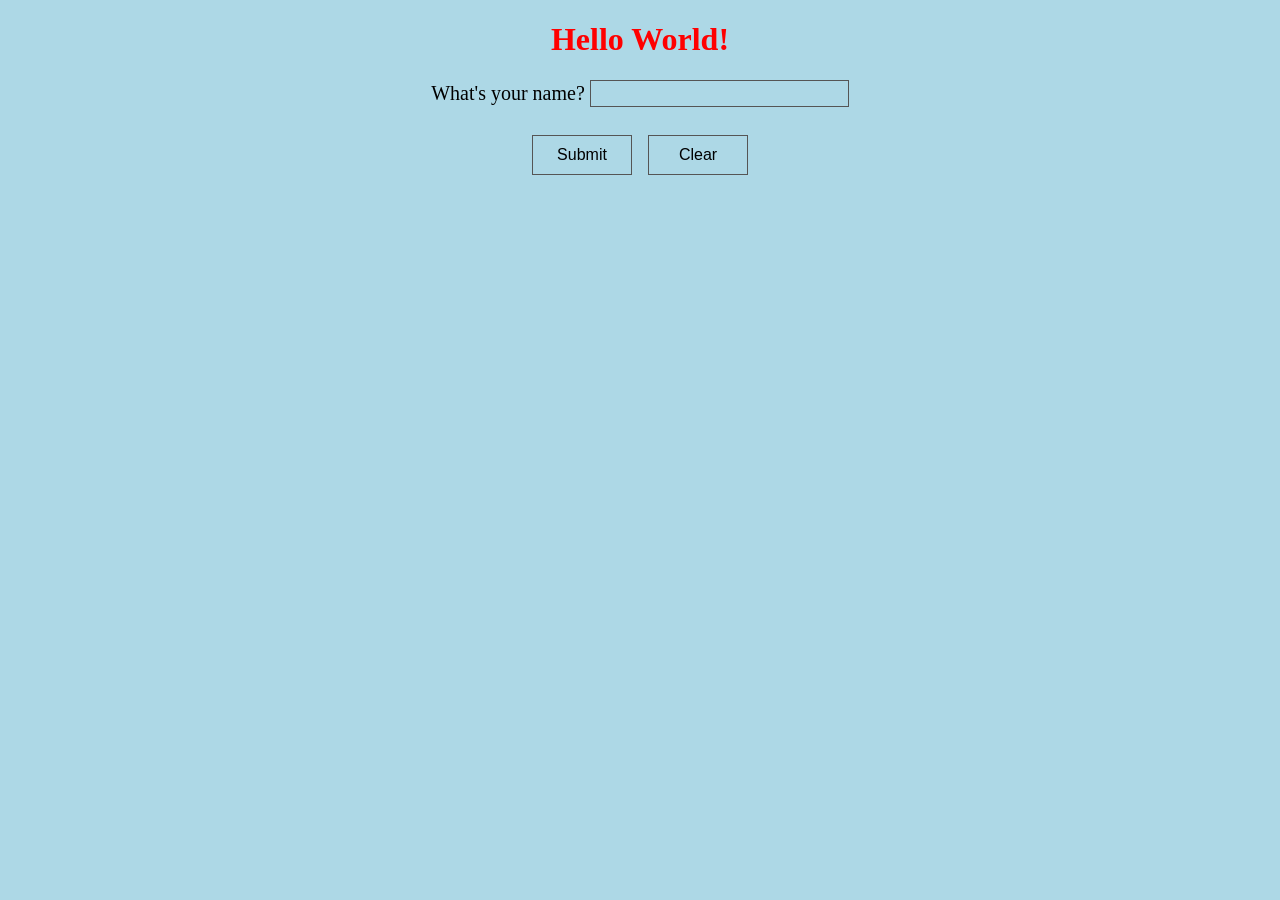
<file: Module 1/1.1 Exercise 1/index.html>
<!DOCTYPE html>
<html lang="en">
    <head>
        <meta charset="UTF-8">
        <meta name="viewport" content="width=device-width, initial-scale=1.0">
        <title>Document Title</title>
        <!-- External CSS Tag -->
        <link rel="stylesheet" href="styles.css">
        <!-- External JS Tag -->
        <script src="script.js" defer></script>
    </head>
    <body>
        <h1>Hello World!</h1>
        <p>What's your name? <input type="text"></input></p>
        <div>
            <button onclick="helloWorld()">Submit</button>
            <button onclick="clearName()">Clear</button>
        </div>
        <p id="greeting"></p>
    </body>
</html>
</file>
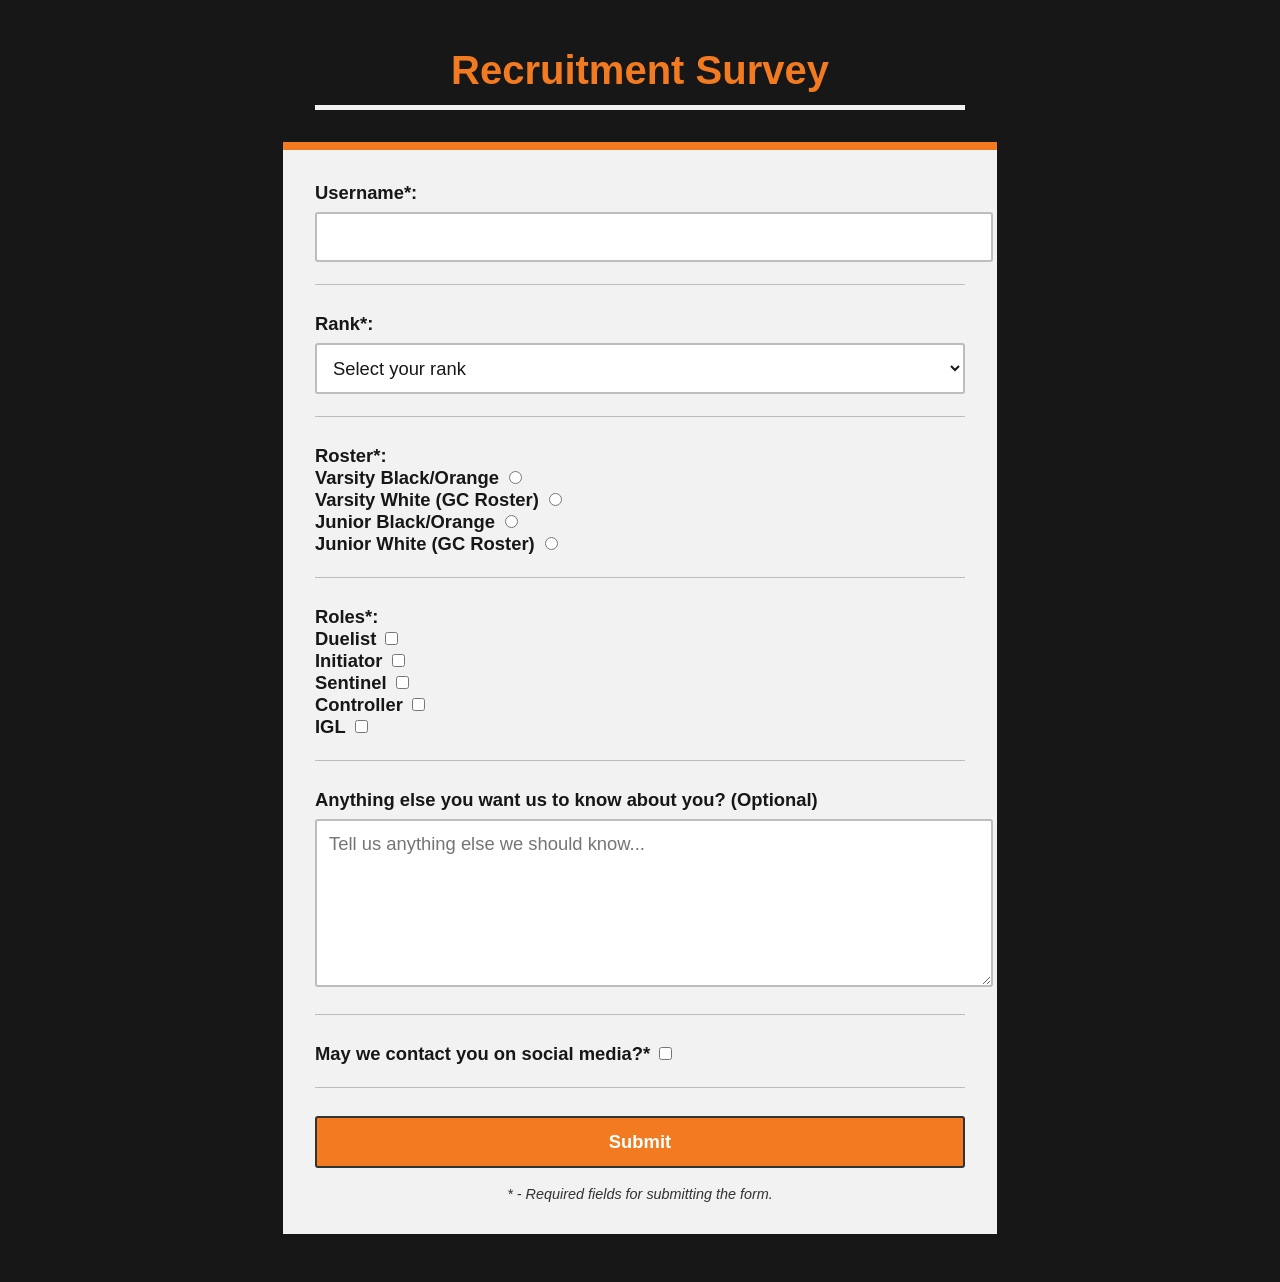
<file: Module 1/1.3 Survey Form/index.html>
<!DOCTYPE html>
<html lang="en">
<head>
    <meta charset="UTF-8">
    <meta name="viewport" content="width=device-width, initial-scale=1.0">
    <title>Simple Survey</title>
    <link rel="stylesheet" href="styles.css">
    <script src="script.js" defer></script>
</head>
<body>
    <h1>Recruitment Survey</h1>
    <form id="survey-form" novalidate>
        <div>
            <label for="username">Username*:</label> <br>
            <input type="text" id="username" name="username" maxlength="30" required> <br>
        </div>
        <div>
            <label for="rank">Rank*:</label> <br>
            <select id="rank" name="rank" required>
                <option value="" selected disabled>Select your rank</option>
                <option value="iron">Iron</option>
                <option value="bronze">Bronze</option>
                <option value="silver">Silver</option>
                <option value="gold">Gold</option>
                <option value="platinum">Platinum</option>
                <option value="diamond">Diamond</option>
                <option value="ascendant">Ascendant</option>
                <option value="immortal">Immortal</option>
                <option value="radiant">Radiant</option>
            </select> <br>
        </div>
        <div>
            <label for="roster">Roster*:</label> <br>
            <label for="varsity">Varsity Black/Orange</label>
            <input type="radio" id="varsity_bo" name="roster" value="varsity" required> <br>
            <label for="varsity">Varsity White (GC Roster)</label>
            <input type="radio" id="varsity_w" name="roster" value="varsity"> <br>
            <label for="junior">Junior Black/Orange</label>
            <input type="radio" id="junior_bo" name="roster" value="junior"> <br>
            <label for="junior">Junior White (GC Roster)</label>
            <input type="radio" id="junior_w" name="roster" value="junior"> <br>
        </div>
        <div>
            <label>Roles*:</label> <br>
            <label for="duelist">Duelist</label>
            <input type="checkbox" id="duelist" name="roles[]" value="duelist" required> <br>
            <label for="initiator">Initiator</label>
            <input type="checkbox" id="initiator" name="roles[]" value="initiator"> <br>
            <label for="sentinel">Sentinel</label>
            <input type="checkbox" id="sentinel" name="roles[]" value="sentinel"> <br>
            <label for="controller">Controller</label>
            <input type="checkbox" id="controller" name="roles[]" value="controller"> <br>
            <label for="igl">IGL</label>
            <input type="checkbox" id="igl" name="roles[]" value="igl"> <br>
        </div>
        <div>
            <label for="message">Anything else you want us to know about you? (Optional)</label>
            <textarea id="message" name="message" rows="6" placeholder="Tell us anything else we should know..."></textarea>
        </div>
        <div>
            <label for="contact-permission">May we contact you on social media?*</label>
            <input type="checkbox" id="contact-permission" name="contact-permission" value="yes" required> <br>
        </div>
        <input type="submit" value="Submit">
        <p>* - Required fields for submitting the form.</p>
    </form>
</body>
</html>
</file>
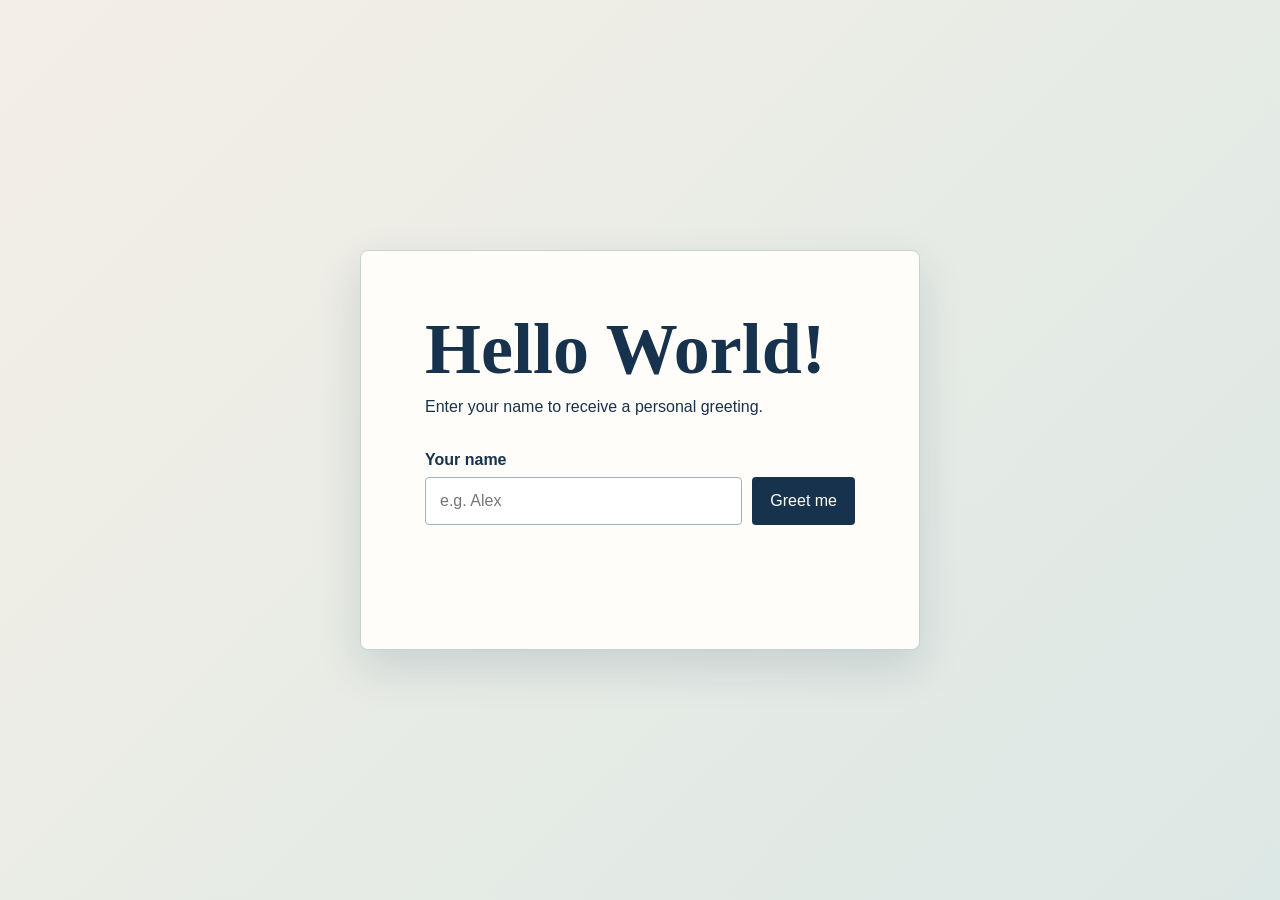
<file: Module 1/1.1 Exercise 1/AI-Produced/index.html>
<!DOCTYPE html>
<html lang="en">
<head>
    <meta charset="UTF-8">
    <meta name="viewport" content="width=device-width, initial-scale=1.0">
    <title>Hello World</title>
    <link rel="stylesheet" href="styles.css">
    <script src="script.js" defer></script>
</head>
<body>
    <main class="greeting-card">
        <h1>Hello World!</h1>
        <p>Enter your name to receive a personal greeting.</p>

        <form id="name-form">
            <label for="name">Your name</label>
            <div class="form-row">
                <input id="name" name="name" type="text" placeholder="e.g. Alex" autocomplete="name" required>
                <button type="submit">Greet me</button>
            </div>
        </form>

        <p id="greeting" class="greeting" aria-live="polite"></p>
    </main>
</body>
</html>
</file>
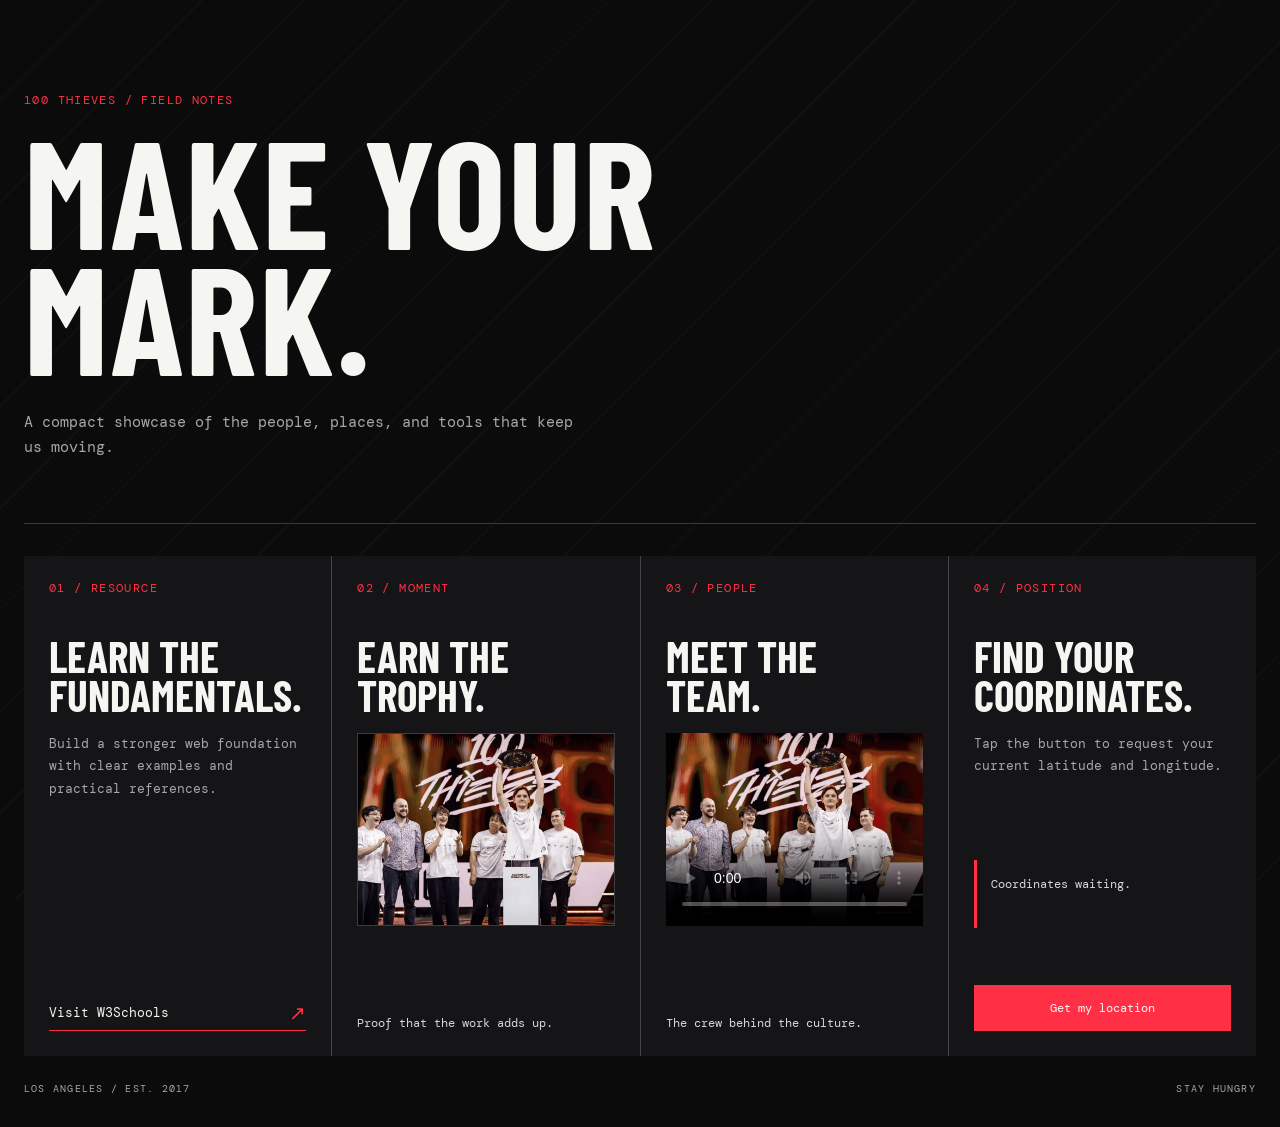
<file: Module 1/1.2 FlexBox Practice/AI-Produced/index.html>
<!DOCTYPE html>
<html lang="en">
<head>
  <meta charset="UTF-8">
  <meta name="viewport" content="width=device-width, initial-scale=1.0">
  <meta name="description" content="A 100 Thieves inspired flexbox landing page.">
  <title>100 Thieves | Field Notes</title>
  <link rel="stylesheet" href="styles.css">
</head>
<body>
  <header class="site-header">
    <p class="eyebrow">100 THIEVES / FIELD NOTES</p>
    <h1>Make your mark.</h1>
    <p class="intro">A compact showcase of the people, places, and tools that keep us moving.</p>
  </header>

  <main class="column-grid">
    <section class="feature-panel link-panel">
      <div>
        <p class="panel-number">01 / RESOURCE</p>
        <h2>Learn the fundamentals.</h2>
        <p>Build a stronger web foundation with clear examples and practical references.</p>
      </div>
      <a class="action-link" href="https://www.w3schools.com/" target="_blank" rel="noopener noreferrer">
        Visit W3Schools <span aria-hidden="true">↗</span>
      </a>
    </section>

    <section class="feature-panel image-panel">
      <div>
        <p class="panel-number">02 / MOMENT</p>
        <h2>Earn the trophy.</h2>
        <img src="../Hand-Made/Media/100t_ewc_trophy.jpg" alt="100 Thieves EWC trophy">
      </div>
      <p class="panel-caption">Proof that the work adds up.</p>
    </section>

    <section class="feature-panel video-panel">
      <div>
        <p class="panel-number">03 / PEOPLE</p>
        <h2>Meet the team.</h2>
        <video controls preload="metadata" poster="../Hand-Made/Media/100t_ewc_trophy.jpg">
          <source src="../Hand-Made/Media/100t_meet_the_team.mp4" type="video/mp4">
          Your browser does not support the video element.
        </video>
      </div>
      <p class="panel-caption">The crew behind the culture.</p>
    </section>

    <section class="feature-panel location-panel">
      <div>
        <p class="panel-number">04 / POSITION</p>
        <h2>Find your coordinates.</h2>
        <p>Tap the button to request your current latitude and longitude.</p>
      </div>
      <div class="location-output" aria-live="polite">Coordinates waiting.</div>
      <button class="location-button" id="location-button" type="button">Get my location</button>
    </section>
  </main>

  <footer class="site-footer">
    <span>LOS ANGELES / EST. 2017</span>
    <span>STAY HUNGRY</span>
  </footer>

  <script src="script.js"></script>
</body>
</html>
</file>
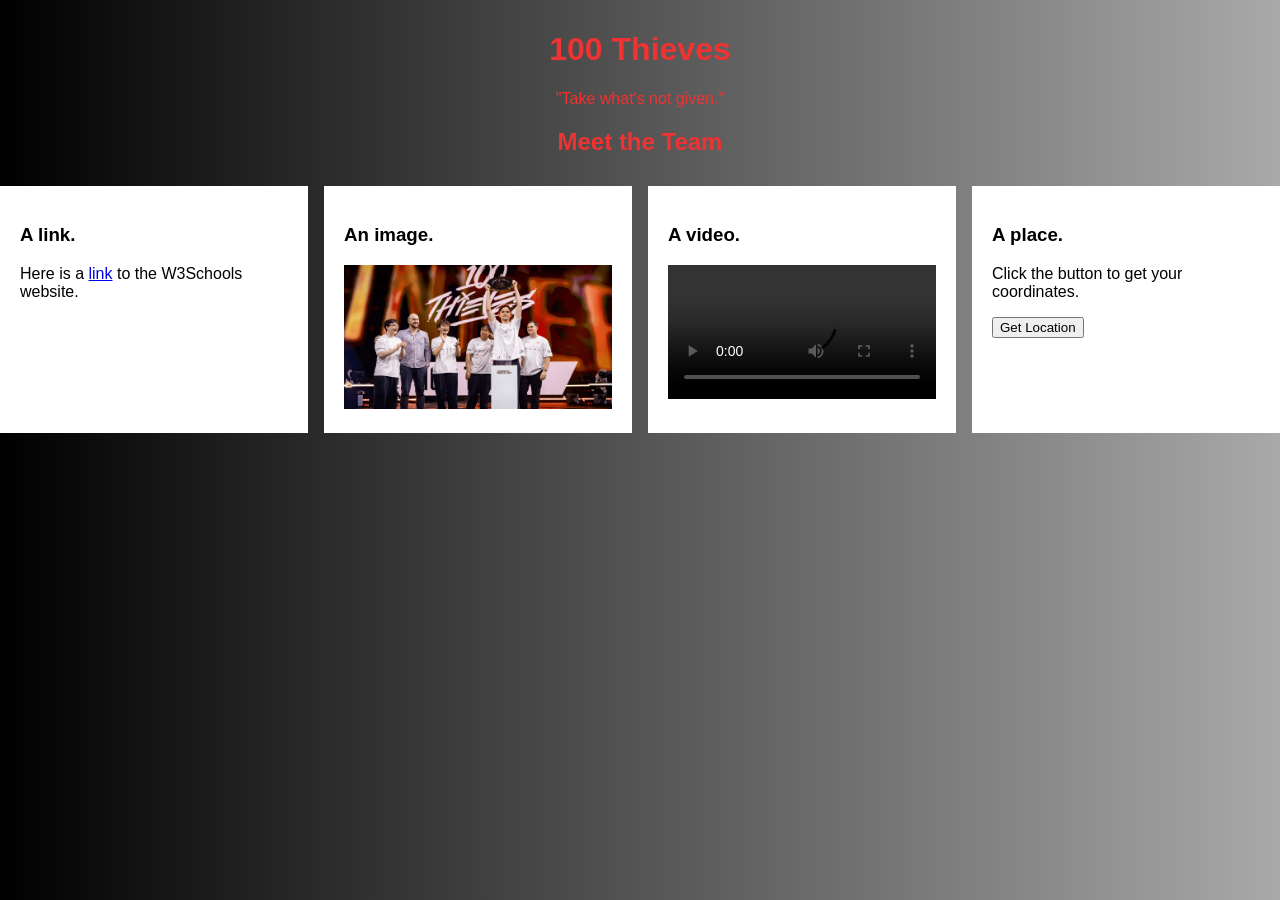
<file: Module 1/1.2 FlexBox Practice/Hand-Made/index.html>
<!DOCTYPE html>
<html lang="en">
    <head>
        <meta charset="UTF-8">
        <meta name="viewport" content="width=device-width, initial-scale=1.0">
        <title>100Thieves</title>
        <!-- External CSS Tag -->
        <link rel="stylesheet" href="styles.css">
        <!-- External JS Tag -->
        <script src="script.js" defer></script>
    </head>
    <body>
        <div class="header"> 
            <h1>100 Thieves</h1>
            <p class="memo-text">"Take what's not given."</p>
            <h2>Meet the Team</h2>
        </div>
        <div class="flex-container">
            <div class="flexbox-column" id="w3-link">
                <h3>A link.</h3>
                <p>Here is a <a href="https://www.w3schools.com" target="_blank">link</a> to the W3Schools website.</p>
            </div>
            <div class="flexbox-column" id="trophy-image">
                <h3>An image.</h3>
                <img src="Media/100t_ewc_trophy.jpg" alt="Trophy Image" class="image">
            </div>
            <div class="flexbox-column" id="team-video">
                <h3>A video.</h3>
                <video controls class="video">
                    <source src="Media/100t_meet_the_team.mp4" type="video/mp4">
                    Your browser does not support the video tag.
                </video>
            </div>
            <div class="flexbox-column " id="geolocation">
                <h3>A place.</h3>
                <p>Click the button to get your coordinates.</p>
                <button onclick="getLocation()">Get Location</button>
                <p id="coordinates"></p>
            </div>

        </div>
    </body>
</html>
</file>
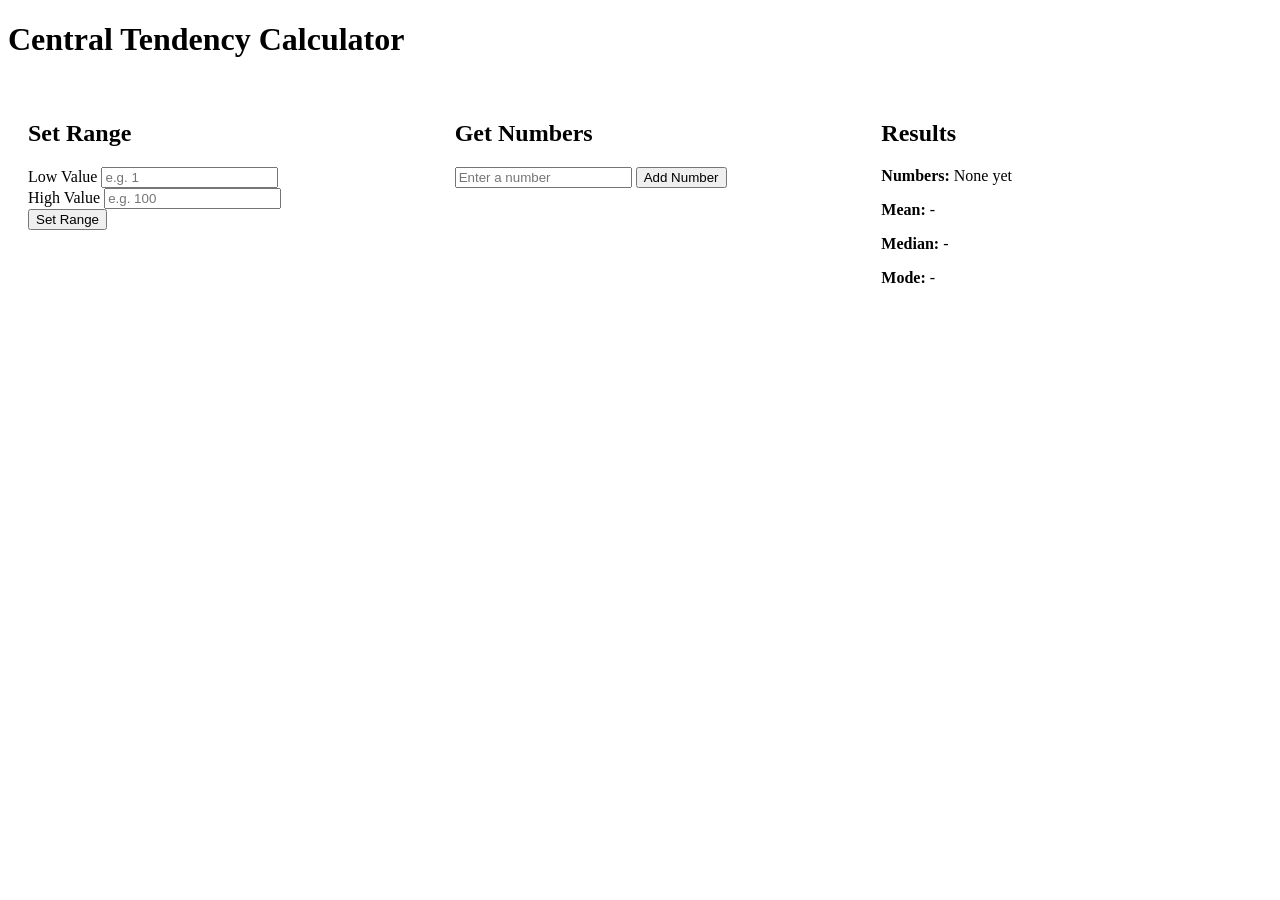
<file: Module 2/2.1 Central Tendency Calculator/Handmade/index.html>
<!DOCTYPE html>
<html lang="en">
<head>
  <meta charset="UTF-8" />
  <meta name="viewport" content="width=device-width, initial-scale=1.0" />
  <title>Central Tendency Calculator</title>
  <link rel="stylesheet" href="styles.css" />
</head>
<body>
    <h1>Central Tendency Calculator</h1>
    <div class="flex-container">
        <div class="flexbox-column">
        <h2>Set Range</h2>
        <div>
            <div>
            <label for="low">Low Value</label>
            <input type="number" id="low" placeholder="e.g. 1" />
            </div>
            <div>
            <label for="high">High Value</label>
            <input type="number" id="high" placeholder="e.g. 100" />
            </div>
        </div>
        <button id="setRange">Set Range</button>
        </div>

        <div class="flexbox-column">
        <h2>Get Numbers</h2>
        <div>
            <input type="number" id="manualInput"placeholder="Enter a number" />
            <button id="addManual">Add Number</button>
        </div>
        </div>

        <div class="flexbox-column">
        <h2>Results</h2>
        <p><strong>Numbers:</strong> <span id="numbersList">None yet</span></p>
        <p><strong>Mean:</strong> <span id="mean">-</span></p>
        <p><strong>Median:</strong> <span id="median">-</span></p>
        <p><strong>Mode:</strong> <span id="mode">-</span></p>
        </div>
  </div>

  <script src="main.js"></script>
</body>
</html>
</file>
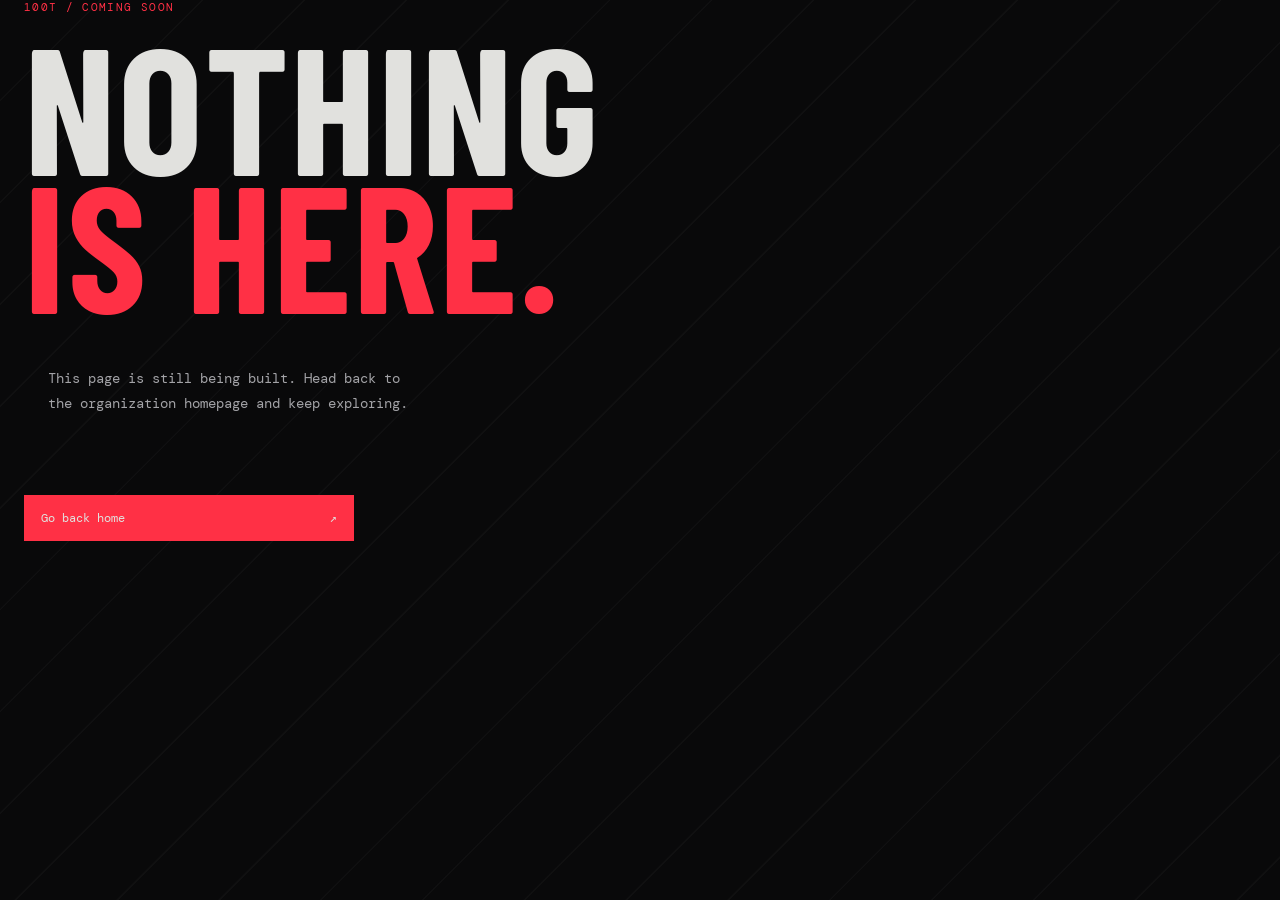
<file: Module 1/1.4 Product Landing Page/AI-Produced/placeholder.html>
<!DOCTYPE html>
<html lang="en">
<head>
    <meta charset="UTF-8">
    <meta name="viewport" content="width=device-width, initial-scale=1.0">
    <title>100 Thieves | Coming Soon</title>
    <link rel="stylesheet" href="styles.css">
</head>
<body class="placeholder-page">
    <main class="placeholder-content">
        <p class="eyebrow">100T / Coming soon</p>
        <h1>Nothing<br><em>is here.</em></h1>
        <p class="hero-intro">This page is still being built. Head back to the organization homepage and keep exploring.</p>
        <a class="back-button" href="index.html">Go back home <span aria-hidden="true">↗</span></a>
    </main>
</body>
</html>
</file>
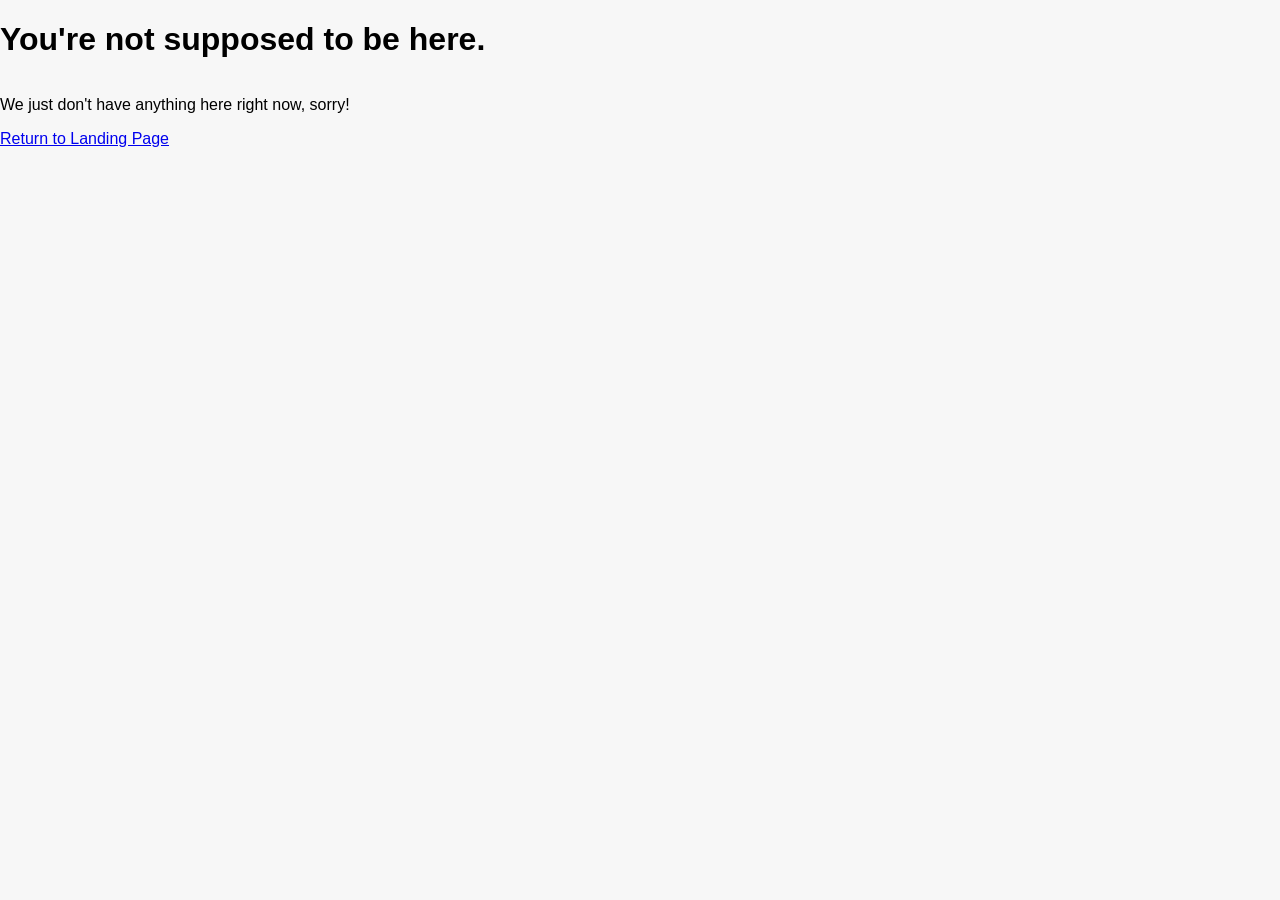
<file: Module 1/1.4 Product Landing Page/Handmade/placeholder.html>
<!DOCTYPE html>
<html lang="en">

    <head>
        <meta charset="UTF-8">
        <meta name="viewport" content="width=device-width, initial-scale=1.0">
        <title>Placeholder Page</title>
        <link rel="stylesheet" href="style.css">
    </head>

    <body>
        <h1>You're not supposed to be here.</h1>
        <p>We just don't have anything here right now, sorry!</p>
        <a href="index.html">Return to Landing Page</a>
    </body>

</html>
</file>
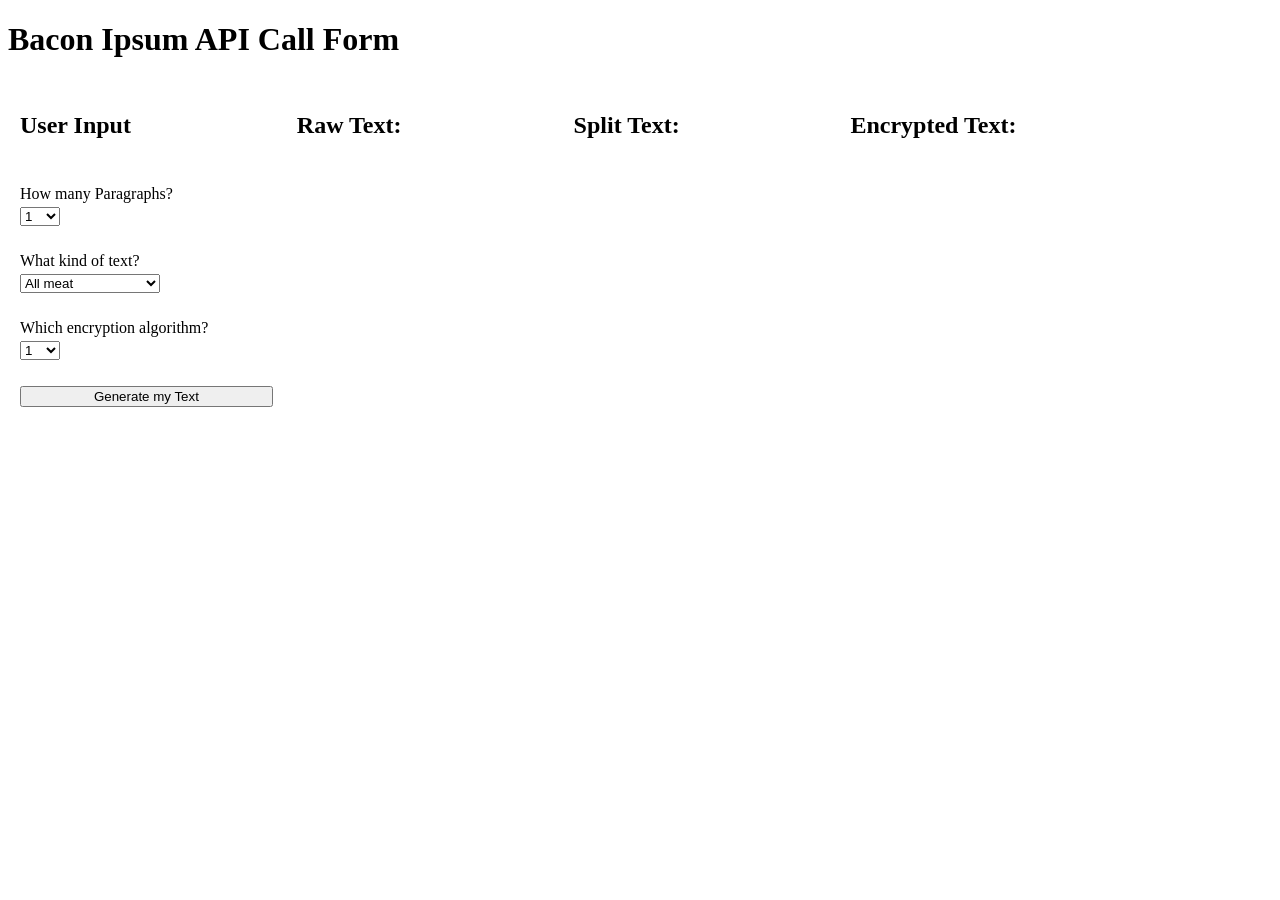
<file: Module 2/2.2 Bacon Cipher/Handmade/baconIndex2.html>
<!DOCTYPE html>
<html lang="en">
    <head>
        <meta charset="UTF-8" />
        <title>Bacon Cipher</title>
        <meta name="viewport" content="width=device-width,initial-scale=1" />
        <meta name="description" content="" />
        <link rel="stylesheet" href="baconStyles2.css">
        <script src="baconScripts2.js"></script>
    </head>

    <body>
        <h1 class="title">Bacon Ipsum API Call Form</h1>

        <div class="section">
            <h2>User Input</h2>

            <br>

            <label for="paragraphDropdown">How many Paragraphs?</label>
            <select name="paragraphs" id="paragraphDropdown">
                 <option value="1">1</option>
                 <option value="2">2</option>
                 <option value="3">3</option>
                 <option value="4">4</option>
                 <option value="5">5</option>
            </select>

            <br>
              <label for="typeDropdown">What kind of text?</label>
              <select name="type" id="typeDropdown">
                  <option value="all-meat">All meat</option>
                  <option value="meat-and-filler">Meat and filler</option>
              </select>
            <br>

            <label for="algDropdown">Which encryption algorithm?</label>
            <select name="algorithm" id="algDropdown">
                 <option value="1">1</option>
                 <option value="2">2</option>
            </select>

            <br>

            

            <button onclick="baconIpsum()">Generate my Text</button>

        </div>

        <div class="section" id="rawTextHeader">
            <h2>Raw Text:</h2>
            <div class="listText" id="rawJson"></div>
        </div>

        <div class="section" id="splitTextHeader">
            <h2>Split Text:</h2>
            <div class="listText" id="splitText"></div>
        </div>

        <div class="section" id="encryptedTextHeader">
            <h2>Encrypted Text:</h2>
            <div class="listText" id="encryptedText"></div>
        </div>

    </body>
</html>
</file>
<file: Module 1/1.1 Exercise 1/styles.css>
body {
  background-color: lightblue;
  font-family: verdana;
}

h1 {
  color: red;
  text-align: center;
}

p {
  font-size: 20px;
  text-align: center;
}

#greeting {
  color: blue;
  font-size: 24px;
}

button {
  border-radius: 0;
  background-color: lightblue;
  padding: 10px 24px;
  border: 1px solid #555555;
  font-size: 16px;
  width: 100px;
  margin: 8px;
}

input[type=text] {
  border-radius: 0;
  background-color: lightblue;
  border: 1px solid #555555;
  font-size: 20px;
}

div {
  display: flex;
  justify-content: center;
}
</file>
<file: Module 1/1.3 Survey Form/styles.css>
:root {
	--black: #171717;
	--dark-gray: #333333;
	--gray: #bdbdbd;
	--light-gray: #f2f2f2;
	--orange: #f27a21;
}

body {
	margin: 0;
	padding: 48px 20px;
	color: var(--black);
	background: var(--black);
	font-family: Arial, sans-serif;
	font-size: 1.15rem;
}

h1 {
	max-width: 650px;
	margin: 0 auto 32px;
	padding-bottom: 12px;
	color: var(--orange);
	border-bottom: 5px solid var(--light-gray);
	text-align: center;
	font-size: 2.5rem;
}

form {
	max-width: 650px;
	margin: 0 auto;
	padding: 32px;
	background: var(--light-gray);
	border-top: 8px solid var(--orange);
}

form > div {
	margin-bottom: 28px;
	padding-bottom: 22px;
	border-bottom: 1px solid var(--gray);
}

form > div:last-of-type {
	margin-bottom: 28px;
}

label {
	font-weight: 600;
}

input[type="text"],
select,
textarea {
	width: 100%;
	margin-top: 8px;
	padding: 12px;
	color: var(--black);
	background: white;
	border: 2px solid var(--gray);
	border-radius: 3px;
	font: inherit;
}

input[type="text"]:focus,
select:focus,
textarea:focus {
	outline: 3px solid rgb(242 122 33 / 35%);
	border-color: var(--orange);
}

textarea {
	min-height: 140px;
	resize: vertical;
}

input[type="radio"],
input[type="checkbox"] {
	accent-color: var(--orange);
}

input[type="submit"] {
	width: 100%;
	padding: 13px;
	color: white;
	background: var(--orange);
	border: 2px solid var(--dark-gray);
	border-radius: 3px;
	cursor: pointer;
	font: inherit;
	font-weight: 700;
}

input[type="submit"]:hover,
input[type="submit"]:focus {
	background: var(--dark-gray);
}

form > p {
	margin: 18px 0 0;
	color: var(--dark-gray);
	font-size: 0.9rem;
	font-style: italic;
	text-align: center;
}

@media (max-width: 520px) {
	body {
		padding: 28px 12px;
	}

	h1 {
		font-size: 2rem;
	}

	form {
		padding: 24px 18px;
	}
}
</file>
<file: Module 1/1.1 Exercise 1/AI-Produced/styles.css>
:root {
    color-scheme: light;
    font-family: Georgia, "Times New Roman", serif;
    color: #17324d;
    background: #f4efe6;
}

* {
    box-sizing: border-box;
}

body {
    min-height: 100vh;
    margin: 0;
    display: grid;
    place-items: center;
    padding: 24px;
    background: linear-gradient(135deg, #f4efe6 0%, #dce8e5 100%);
}

.greeting-card {
    width: min(100%, 560px);
    padding: clamp(32px, 8vw, 64px);
    border: 1px solid #c4d3d0;
    border-radius: 8px;
    background: #fffdf9;
    box-shadow: 0 18px 45px rgb(23 50 77 / 14%);
}

h1 {
    margin: 0 0 12px;
    font-size: clamp(2.4rem, 8vw, 4.5rem);
    line-height: 0.95;
    letter-spacing: 0;
}

p {
    margin: 0;
    font-family: Arial, sans-serif;
    line-height: 1.5;
}

form {
    margin-top: 32px;
}

label {
    display: block;
    margin-bottom: 8px;
    font-family: Arial, sans-serif;
    font-weight: 700;
}

.form-row {
    display: flex;
    gap: 10px;
}

input,
button {
    min-height: 48px;
    border-radius: 4px;
    font: 1rem Arial, sans-serif;
}

input {
    min-width: 0;
    flex: 1;
    padding: 0 14px;
    border: 1px solid #9fb6b3;
    color: #17324d;
    background: #ffffff;
}

input:focus,
button:focus-visible {
    outline: 3px solid #e7a83b;
    outline-offset: 2px;
}

button {
    padding: 0 18px;
    border: 0;
    color: #fffdf9;
    background: #17324d;
    cursor: pointer;
}

button:hover {
    background: #285678;
}

.greeting {
    min-height: 32px;
    margin-top: 28px;
    color: #a34f2d;
    font-size: 1.5rem;
    font-weight: 700;
}

@media (max-width: 480px) {
    .form-row {
        flex-direction: column;
    }

    button {
        width: 100%;
    }
}
</file>
<file: Module 1/1.2 FlexBox Practice/AI-Produced/styles.css>
@import url('https://fonts.googleapis.com/css2?family=Barlow+Condensed:wght@500;600;700&family=DM+Mono:wght@400;500&display=swap');

:root {
  --black: #0b0b0c;
  --charcoal: #151517;
  --grey: #a7a7a8;
  --light-grey: #d8d8d8;
  --red: #ff3045;
  --white: #f5f5f2;
}

* { box-sizing: border-box; }

body {
  margin: 0;
  min-height: 100vh;
  color: var(--white);
  background: var(--black);
  font-family: 'DM Mono', monospace;
}

body::before {
  position: fixed;
  inset: 0;
  z-index: -1;
  content: '';
  opacity: .22;
  background: repeating-linear-gradient(135deg, transparent 0 70px, #29292c 71px 72px);
  pointer-events: none;
}

.site-header, .column-grid, .site-footer { width: min(1400px, calc(100% - 48px)); margin-inline: auto; }
.site-header { padding: 9vh 0 7vh; border-bottom: 1px solid #39393b; }
.eyebrow, .panel-number, .site-footer { color: var(--red); font-size: .72rem; letter-spacing: .12em; }
.site-header h1 { max-width: 760px; margin: .12em 0 .04em; font-family: 'Barlow Condensed', sans-serif; font-size: clamp(4rem, 12vw, 10rem); line-height: .82; letter-spacing: .01em; text-transform: uppercase; }
.intro { max-width: 550px; margin: 2rem 0 0; color: var(--grey); font-size: .92rem; line-height: 1.7; }

.column-grid { display: flex; align-items: stretch; gap: 1px; margin-top: 32px; background: #454548; }
.feature-panel { display: flex; flex: 1 1 0; flex-direction: column; justify-content: space-between; min-width: 0; min-height: 500px; padding: 25px; background: var(--charcoal); }
.feature-panel h2 { max-width: 220px; margin: 2.6rem 0 1.1rem; font-family: 'Barlow Condensed', sans-serif; font-size: 2.7rem; line-height: .9; text-transform: uppercase; }
.feature-panel p:not(.panel-number):not(.panel-caption) { color: var(--grey); font-size: .83rem; line-height: 1.7; }
.panel-number { margin: 0; }
.action-link { display: flex; align-items: center; justify-content: space-between; padding: 15px 0 4px; border-bottom: 1px solid var(--red); color: var(--white); font-size: .84rem; text-decoration: none; }
.action-link span { color: var(--red); font-size: 1.25rem; }
.action-link:hover { color: var(--red); }
.image-panel img, .video-panel video { display: block; width: 100%; aspect-ratio: 4 / 3; object-fit: cover; filter: grayscale(25%); }
.image-panel img { border: 1px solid #3c3c3f; }
.video-panel video { background: #080808; }
.panel-caption { margin: 18px 0 0; color: var(--light-grey); font-size: .72rem; }
.location-output { min-height: 68px; margin: 28px 0 16px; padding: 14px; border-left: 3px solid var(--red); color: var(--light-grey); font-size: .75rem; line-height: 1.8; }
.location-button { width: 100%; padding: 14px 12px; border: 1px solid var(--red); color: var(--white); background: var(--red); font: inherit; font-size: .75rem; cursor: pointer; }
.location-button:hover { color: var(--red); background: transparent; }
.location-button:disabled { opacity: .55; cursor: wait; }
.site-footer { display: flex; justify-content: space-between; padding: 26px 0 32px; color: var(--grey); font-size: .65rem; }

@media (max-width: 900px) {
  .column-grid { flex-wrap: wrap; }
  .feature-panel { flex-basis: calc(50% - 1px); min-height: 420px; }
}

@media (max-width: 580px) {
  .site-header, .column-grid, .site-footer { width: min(100% - 28px, 440px); }
  .site-header { padding-top: 48px; }
  .column-grid { flex-direction: column; }
  .feature-panel { flex-basis: auto; min-height: 370px; }
  .site-footer { font-size: .55rem; }
}
</file>
<file: Module 1/1.2 FlexBox Practice/Hand-Made/styles.css>
body {
  font-family: Arial, sans-serif;
  margin: 0;
  padding: 0;
  background-image:linear-gradient(to right, black , darkgray);;
}

.header {
  color: #ef3232;
  padding: 10px;
  text-align: center;
}

.flex-container {
  display: flex;
  flex-wrap: wrap;
  gap: 16px;      
  width: 100%;
}

.flexbox-column {
  flex: 1 1 100%; 
  background-color: white;
  padding: 20px;
  box-sizing: border-box;
}

@media (min-width: 600px) {
  .flexbox-column {
    flex: 1 1 calc(50% - 8px); 
  }
}

@media (min-width: 1024px) {
  .flexbox-column {
    flex: 1 1 calc(25% - 12px); 
  }
}

img.image {
    flex: 1 1 100%;
    width: 100%;
    min-width: 1px;
    max-width: 100%;
    height: auto;
}

video.video {
    flex: 1 1 100%;
    width: 100%;
    min-width: 1px;
    max-width: 100%;
    height: auto;
}

#coordinates {
    color: #ef3232;
    font-size: 14px;
    margin-top: 10px;
}
</file>
<file: Module 2/2.1 Central Tendency Calculator/Handmade/styles.css>
.flex-container {
  display: flex;
  flex-wrap: wrap;
  gap: 16px;      
  width: 100%;
}

.flexbox-column {
  flex: 1 1 100%; 
  background-color: white;
  padding: 20px;
  box-sizing: border-box;
}

@media (min-width: 600px) {
  .flexbox-column {
    flex: 1 1 calc(50% - 8px); 
  }
}

@media (min-width: 1024px) {
  .flexbox-column {
    flex: 1 1 calc(25% - 12px); 
  }
}
</file>
<file: Module 1/1.4 Product Landing Page/AI-Produced/styles.css>
@import url('https://fonts.googleapis.com/css2?family=Barlow+Condensed:wght@500;600;700;800&family=DM+Mono:wght@400;500&display=swap');

:root {
	--black: #09090a;
	--charcoal: #171719;
	--line: #3a3a3d;
	--muted: #a3a3a7;
	--soft: #e1e1de;
	--red: #ff3045;
}
* { 
	box-sizing: border-box;
}
html {
	scroll-behavior: smooth;
	overflow-x: hidden;
}
body {
	margin: 0;
	min-height: 100vh;
	color: var(--soft);
	background: var(--black);
	font-family: 'DM Mono', monospace;
}
body::before {
	position: fixed;
	inset: 0;
	z-index: -1;
	content: '';
	opacity: .22;
	background: repeating-linear-gradient(135deg, transparent 0 70px, #29292c 71px 72px);
	pointer-events: none;
}
a {
	color: inherit;
}
.site-header,
main,
.site-footer {
	width: min(1400px, calc(100% - 48px));
	margin-inline: auto;
}
.site-header {
	display: flex;
	align-items: center;
	justify-content: space-between;
	padding: 24px 0;
	border-bottom: 1px solid var(--line);
}
.brand {
	font-family: 'Barlow Condensed', sans-serif;
	font-size: 2.2rem;
	font-weight: 800;
	letter-spacing: .02em;
	text-decoration: none;
}
.brand span,
.eyebrow,
.line-link span,
.link-tile b {
	color: var(--red);
}
.site-nav {
	display: flex;
	align-items: center;
	gap: clamp(14px, 3vw, 42px);
	font-size: .72rem;
	text-transform: uppercase;
}
.site-nav a,
.site-footer a {
	text-decoration: none;
}
.site-nav a:hover,
.site-footer a:hover {
	color: var(--red);
}
.account-link {
	padding: 11px 14px;
	border: 1px solid var(--red);
	color: var(--red);
}
.account-link span {
	padding-left: 8px;
	color: var(--soft);
}
.hero {
	display: flex;
	align-items: flex-start;
	justify-content: space-between;
	min-height: 590px;
	padding: 100px 8% 76px;
	border-bottom: 1px solid var(--line);
	background: linear-gradient(112deg, rgba(255, 48, 69, .08), transparent 43%);
}
.eyebrow {
	margin: 0;
	font-size: .7rem;
	letter-spacing: .12em;
	text-transform: uppercase;
}
h1, h2, strong {
	font-family: 'Barlow Condensed', sans-serif;
	text-transform: uppercase;
}
h1 {
	margin: 22px 0 30px;
	color: var(--soft);
	font-size: clamp(5rem, 14vw, 12rem);
	font-weight: 700;
	line-height: .77;
	letter-spacing: .01em;
}
h1 em {
	color: var(--red);
	font-style: normal;
}
.hero-intro {
	max-width: 430px;
	color: var(--muted);
	font-size: .86rem;
	line-height: 1.8;
    padding: 24px;
}
.line-link {
	display: flex;
	justify-content: space-between;
	max-width: 330px;
	margin-top: 42px;
	padding-bottom: 12px;
	border-bottom: 1px solid var(--red);
}
.line-link:hover { color: var(--red); }
.back-button {
	display: inline-flex;
	justify-content: space-between;
	width: min(100%, 330px);
	margin-top: 42px;
	padding: 14px 16px;
	border: 1px solid var(--red);
	color: var(--soft);
	background: var(--red);
	font-size: .75rem;
	text-decoration: none;
}
.back-button:hover { color: var(--red); background: transparent; }
.hero-stamp {
	display: flex;
	align-items: flex-end;
	flex-direction: column;
	max-width: 430px;
	opacity: .88;
}
.hero-stamp > strong {
	color: var(--red);
	font-family: 'Barlow Condensed', sans-serif;
	font-size: clamp(7rem, 18vw, 16rem);
	font-weight: 800;
	line-height: .62;
}
.hero-stamp .hero-intro {
	margin: 20px 0 0;
	color: var(--muted);
	font-family: 'DM Mono', monospace;
	font-size: .86rem;
	font-weight: 400;
	line-height: 1.8;
	text-align: right;
}
.hero-stamp .line-link {
	width: 330px;
	margin-top: 24px;
	color: var(--soft);
	font-family: 'DM Mono', monospace;
	font-size: .75rem;
	font-weight: 400;
	line-height: 1.4;
	text-transform: none;
	text-decoration: none;
}
.hero-stamp .line-link span {
	color: var(--red);
	font-size: 1rem;
	letter-spacing: normal;
}
.reel-section, .merch-section { padding: 76px 0; }
.section-heading {
	display: flex;
	align-items: end;
	justify-content: space-between;
	margin-bottom: 28px;
}
h2 { margin: 12px 0 0; font-size: clamp(3rem, 7vw, 6rem); line-height: .8; }
.reel-controls { display: flex; gap: 8px; }
.reel-button {
	width: 44px;
	height: 44px;
	border: 1px solid var(--line);
	color: var(--soft);
	background: transparent;
	font: inherit;
	font-size: 1.2rem;
	cursor: pointer;
}
.reel-button:hover { border-color: var(--red); color: var(--red); }
.carousel {
	position: relative;
	min-height: 440px;
	overflow: hidden;
	background: var(--charcoal);
}
.slide {
	display: none;
	grid-template-columns: 1.4fr .6fr;
	min-height: 440px;
}
.slide.is-active { display: grid; }
.slide img, .slide video {
	display: block;
	width: 100%;
	height: 100%;
	min-height: 440px;
	object-fit: cover;
}
.slide-caption {
	display: flex;
	flex-direction: column;
	justify-content: end;
	padding: 32px;
	border-left: 1px solid var(--line);
}
.slide-caption span, .merch-card span, .link-tile span {
	color: var(--red);
	font-size: .68rem;
	letter-spacing: .1em;
	text-transform: uppercase;
}
.slide-caption strong { margin: 20px 0 12px; font-size: 3.3rem; line-height: .84; }
.slide-caption small { color: var(--muted); font-size: .76rem; line-height: 1.7; }
.carousel-dots { display: flex; gap: 8px; padding-top: 16px; }
.dot { width: 34px; height: 3px; border: 0; background: var(--line); cursor: pointer; }
.dot.is-active { background: var(--red); }
.link-row { display: flex; gap: 1px; background: var(--line); }
.link-tile {
	display: flex;
	flex: 1;
	flex-direction: column;
	justify-content: space-between;
	min-height: 190px;
	padding: 24px;
	display: none;
	flex: 0 0 calc(25% - 1px);
}
.link-tile:hover strong { color: var(--red); }
.link-tile strong { margin-top: 70px; font-size: 2.1rem; line-height: .85; }
.link-tile b { float: right; font: 1.2rem 'DM Mono', monospace; }
.merch-section { border-bottom: 1px solid var(--line); }
.merch-carousel { display: flex; gap: 1px; overflow: hidden; background: var(--line); }
.merch-card {
	display: none;
	flex: 0 0 calc(25% - 1px);
	min-width: 0;
	padding-bottom: 25px;
	background: var(--charcoal);
	text-decoration: none;
}
.merch-card.is-active { display: block; }
.merch-card img { display: block; width: 100%; aspect-ratio: 1.2; object-fit: cover; filter: grayscale(35%); }
.merch-card span, .merch-card strong { display: block; margin-inline: 22px; }
.merch-card span { margin-top: 22px; }
.merch-card strong { margin-top: 14px; font-size: 2rem; line-height: .85; }
.site-footer { display: flex; justify-content: space-between; padding: 28px 0 34px; color: var(--muted); font-size: .65rem; text-transform: uppercase; }

@media (max-width: 760px) {
	.site-header { align-items: start; flex-direction: column; gap: 22px; }
	.site-nav { flex-wrap: wrap; gap: 14px 20px; }
	.hero { flex-direction: column; min-height: auto; padding: 78px 0 64px; }
	.hero-stamp {
		align-self: flex-end;
		max-width: 100%;
		margin-top: 42px;
	}
	.hero-stamp > strong { font-size: clamp(6rem, 24vw, 10rem); }
	.slide { grid-template-columns: 1fr; }
	.slide img, .slide video { min-height: 260px; height: 260px; }
	.slide-caption { min-height: 190px; border-top: 1px solid var(--line); border-left: 0; }
	.link-row { flex-direction: column; }
	.link-tile { min-height: 150px; }
	.link-tile strong { margin-top: 45px; }
	.merch-carousel { display: block; }
	.merch-card {
		flex-basis: 100%;
		min-height: 0;
	}
}

@media (max-width: 480px) {
	.site-header, main, .site-footer { width: min(100% - 28px, 440px); }
	.site-nav { font-size: .64rem; }
	.hero { padding-top: 58px; }
	.reel-section, .merch-section { padding: 58px 0; }
	.section-heading { align-items: start; flex-direction: column; gap: 24px; }
	.merch-heading { flex-direction: row; align-items: end; }
	h2 { font-size: 3.5rem; }
	.site-footer { gap: 12px; font-size: .55rem; }
}
</file>
<file: Module 1/1.4 Product Landing Page/Handmade/style.css>
/* General Styles */
body {
  margin: 0;
  font-family: Arial, sans-serif;
  background: #f7f7f7;
  display: flex;
  flex-direction: column;
  min-height: 100vh;
}

header, main, footer {
  display: flex;
  gap: 10px;
  padding: 10px;
}

/* Top Bar */
.top-bar {
  background: #333;
  color: white;
  display: flex;
  justify-content: space-between;
  align-items: center;
  padding: 16px 28px;
}

.top-left, .top-center, .top-right {
  flex: 1;
  display: flex;
  justify-content: center;
  align-items: center;
}

.top-center {
  font-size: 48px;
}

button {
  margin: 0 5px;
  padding: 8px 12px;
  background: #555;
  color: white;
  border: none;
  cursor: pointer;
  border-radius: 5px;
}

.top-right button:hover {
  background: #777;
}

/* Main Section */
.main-section {
  flex: 1;
  display: grid;
  grid-template-columns: repeat(3, minmax(0, 1fr));
  grid-template-rows: 150px 150px 250px;
  gap: 24px;
  padding: 36px clamp(24px, 7vw, 96px);

  /* New Item: Background Images*/
  background-image: url("assets/jazzskull.png");
  background-size: auto;
}

#starter_decks {
  background-image: url("assets/jazzskull.png");
  background-size: 25%;
  font-size: 36px;
  color: white;
}

#newest_set {
  background-image: url("assets/eviltower.jpg");
  background-size: 100%;
  font-size: 36px;
  color: white;
}

#older_sets {
  background-image: url("assets/baldmen.jpg");
  background-size: 100%;
  font-size: 36px;
  color: white;
}

#other_merch {
  background-image: url("assets/clothes.jpg");
  background-size: 30%;
  font-size: 36px;
  color: white;
}

.main-box {
  background: #ddd;
  min-height: 0;
  width: 100%;
  height: 100%;
  box-sizing: border-box;
  display: flex;
  justify-content: center;
  align-items: center;
  text-decoration: none;
  color: black;
  font-weight: bold;
  font-size: 1.2rem;
  border-radius: 8px;
  transition: background 0.3s;
  position: relative;
}

.main-box:hover {
  opacity: 0.8;
}

iframe.main-box {
  border: 0;
}

table.main-box {
  display: table;
  table-layout: fixed;
  border-collapse: separate;
}

.large-box {
  grid-column: 1 / -1;
}

th, td {
  border: 4px solid black;
  border-radius: 10px;
  font-size: 1.0rem;
}

/* Bottom Bar */
.bottom-bar {
  background: #222;
  color: white;
  display: flex;
  justify-content: space-around;
  padding: 12px 28px;
}

.bottom-box {
  flex: 1;
  text-align: center;
  padding: 26px;
}

/* ---------- Responsive Layout ---------- */

/* Medium Screens */
@media (max-width: 900px) {
  .top-left{
    order: 1; 
    /* NEW CSS USAGE: Order  
    Allows me to force the flexboxes into a specific order to 
    make the presentation neat instead of the original order
    */
  } 
  .top-bar {
    flex-direction: column;
    text-align: center;
  }
  .main-section {
    grid-template-columns: repeat(2, minmax(0, 1fr));
    grid-template-rows: repeat(4, 180px);
  }
  .main-box {
    min-width: 0;
  }
  .large-box {
    grid-column: 1 / -1;
  }
  .bottom-bar {
    flex-wrap: wrap;
  }
  .bottom-box:nth-child(1) {
    flex: 1 1 45%;
  }
  .bottom-box:nth-child(2),
  .bottom-box:nth-child(3) {
    flex: 1 1 100%;
  }
}

/* Small Screens */
@media (max-width: 600px) {
  .main-section {
    grid-template-columns: 1fr;
    grid-template-rows: repeat(6, 180px);
  }
  .main-box,
  .large-box {
    grid-column: 1;
  }
  .bottom-bar {
    flex-direction: column;
  }
}
</file>
<file: Module 2/2.2 Bacon Cipher/Handmade/baconStyles2.css>
.section {
    float: left;
    width: 20%;
    display: flex;
    flex-direction: column;
    padding: 12px;
    gap: 4px;
}


select {
    width: 40px;
}

#typeDropdown {
  width: 140px;
}

@media (max-width: 900px) {
  .section {
    width: 100%; 
  }
}

/* Ensure paragraphs inside the listText containers don't create an extra top gap */
.listText p {
        margin: 0 0 1em; /* no top margin, small bottom margin */
}
</file>
